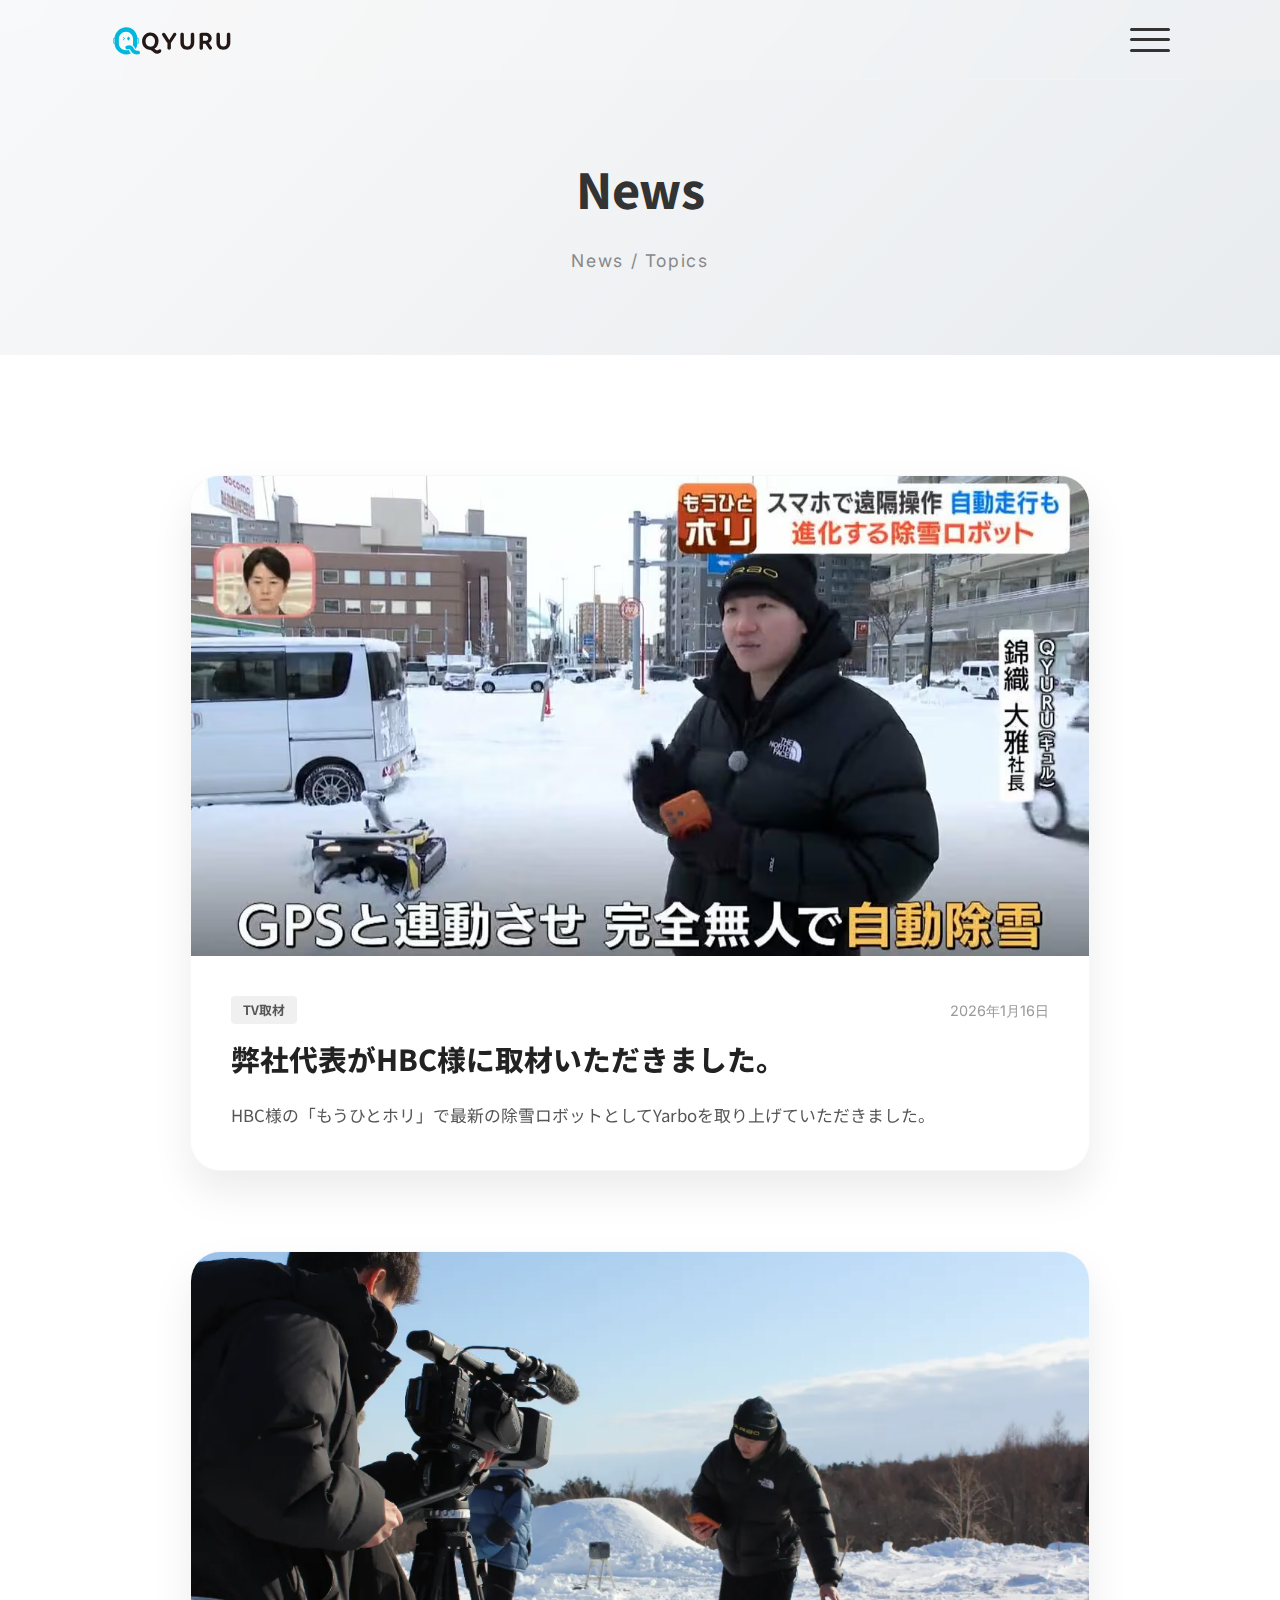
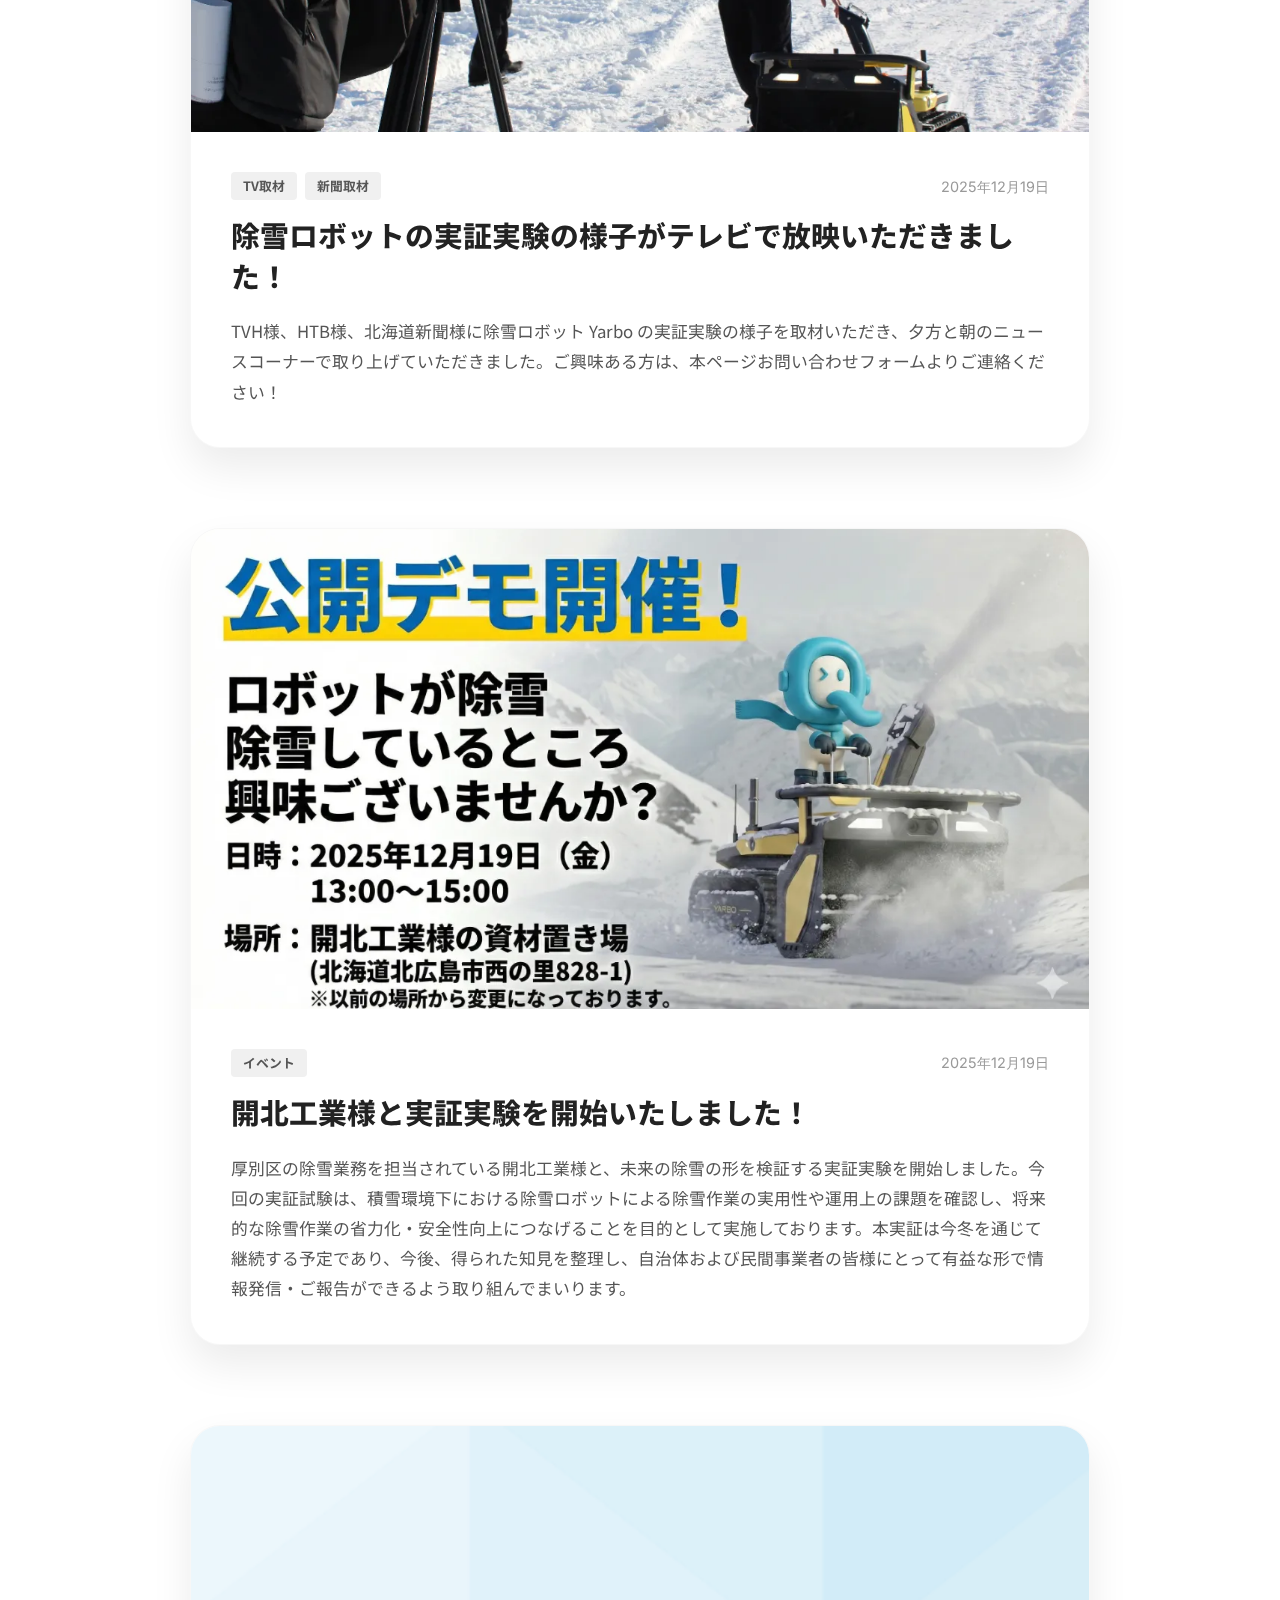
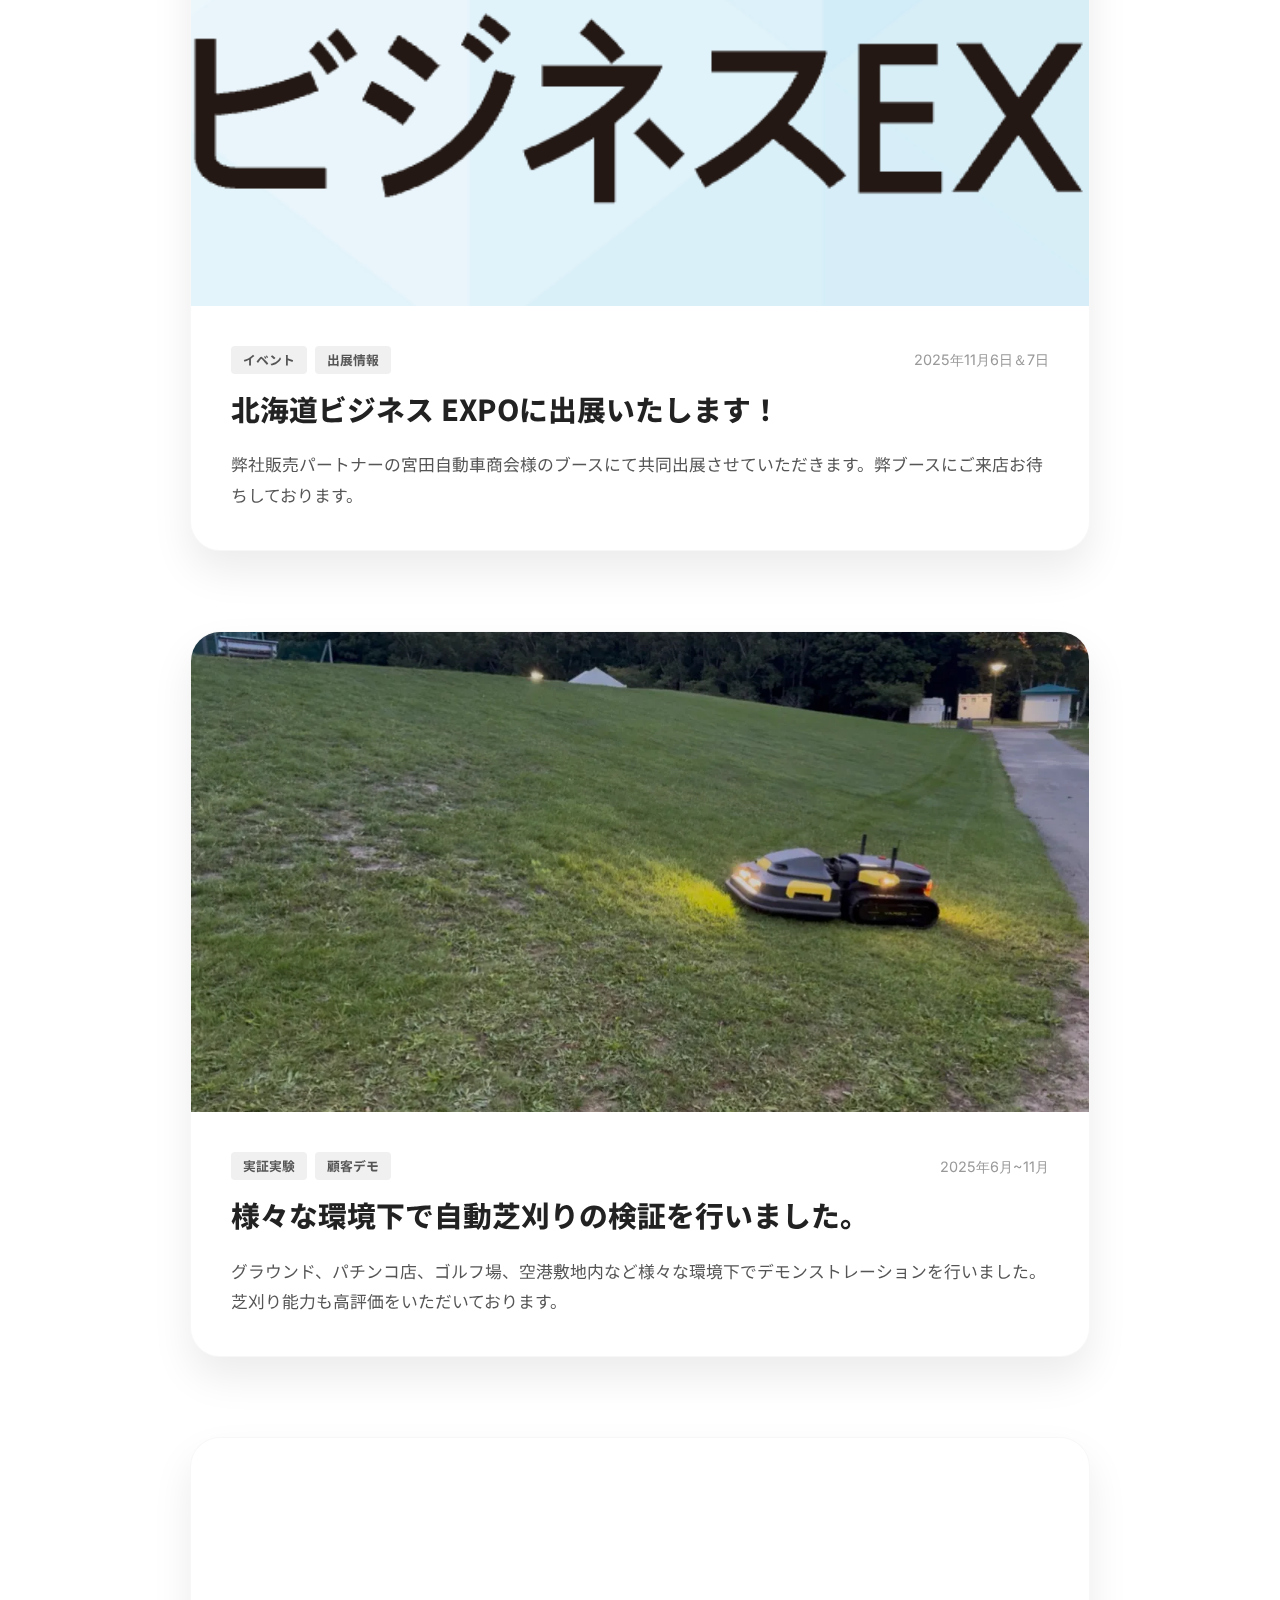
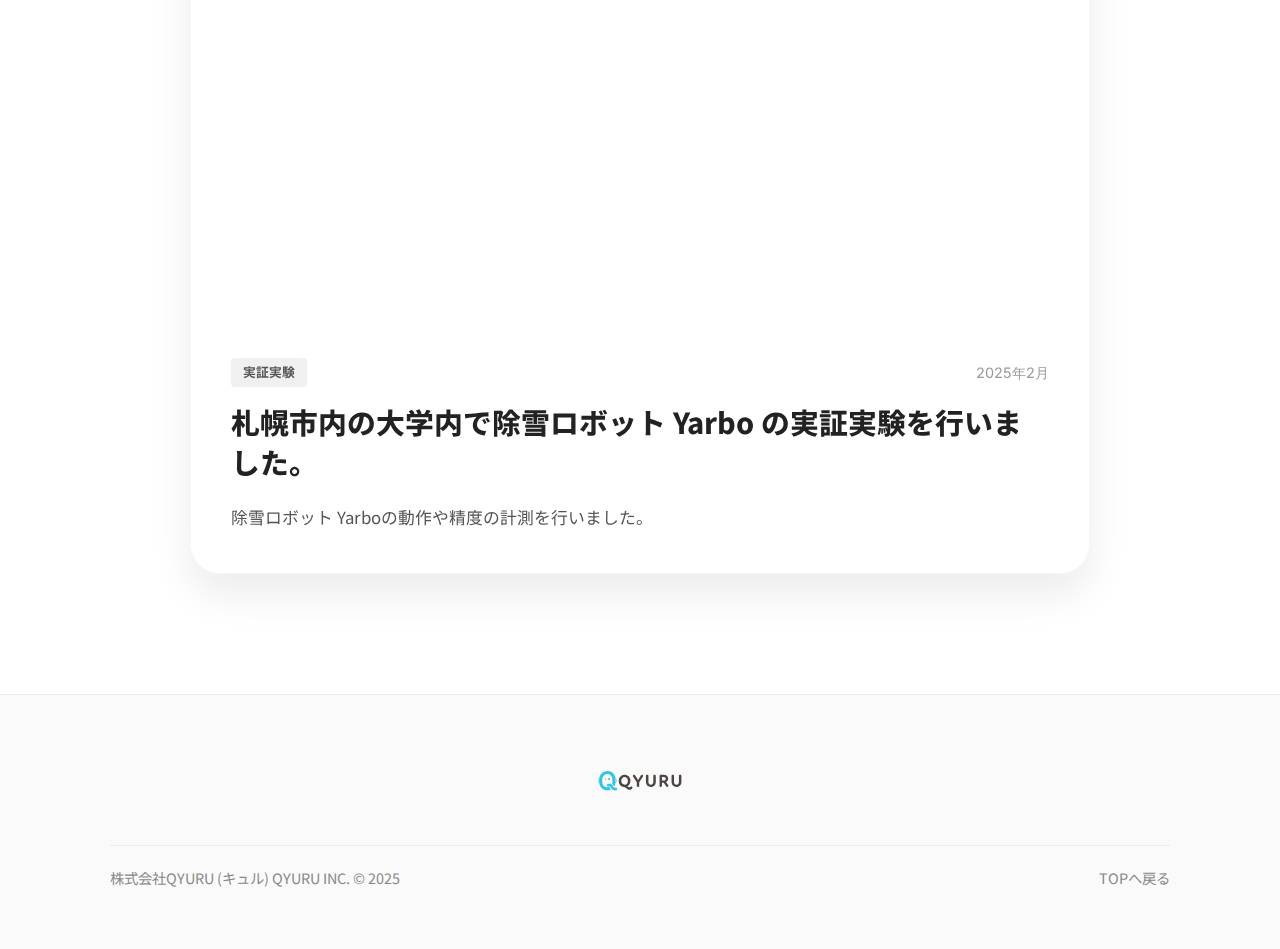
<file: news.html>
<!DOCTYPE html>
<html lang="ja">

<head>
    <meta charset="UTF-8">
    <meta name="viewport" content="width=device-width, initial-scale=1.0">
    <title>News | 株式会社QYURU</title>
</head>
<meta name="description" content="株式会社QYURUのニュースや最新情報をご紹介します。北海道札幌市で除雪ロボットYarboの販売、設置、メンテナンスを行っています。">
<link rel="canonical" href="https://qyuru.com/news.html">

<!-- Open Graph / Facebook -->
<meta property="og:type" content="article">
<meta property="og:url" content="https://qyuru.com/news.html">
<meta property="og:title" content="News | 株式会社QYURU">
<meta property="og:description" content="株式会社QYURUのニュースや最新情報をご紹介します。">
<meta property="og:image" content="https://qyuru.com/images/service2.webp">
<meta property="og:site_name" content="株式会社QYURU">
<meta property="og:locale" content="ja_JP">

<!-- Twitter -->
<meta property="twitter:card" content="summary_large_image">
<meta property="twitter:url" content="https://qyuru.com/news.html">
<meta property="twitter:title" content="News | 株式会社QYURU">
<meta property="twitter:description" content="株式会社QYURUのニュースや最新情報をご紹介します。">
<meta property="twitter:image" content="https://qyuru.com/images/service2.webp">

<link rel="preconnect" href="https://fonts.googleapis.com">
<link rel="preconnect" href="https://fonts.gstatic.com" crossorigin>
<link
    href="https://fonts.googleapis.com/css2?family=Inter:wght@400;700&family=Noto+Sans+JP:wght@400;500;700&display=swap"
    rel="stylesheet">
<link rel="stylesheet" href="style.css">
<link rel="icon" type="image/png" href="images/favicon.png">
<link rel="apple-touch-icon" href="images/favicon.png">

<!-- Structured Data -->
<script type="application/ld+json">
    {
      "@context": "https://schema.org",
      "@type": "BreadcrumbList",
      "itemListElement": [{
        "@type": "ListItem",
        "position": 1,
        "name": "ホーム",
        "item": "https://qyuru.com/"
      },{
        "@type": "ListItem",
        "position": 2,
        "name": "News",
        "item": "https://qyuru.com/news.html"
      }]
    }
    </script>
</head>

<body>
    <header class="site-header">
        <div class="header-container">
            <div class="logo">
                <a href="index.html">
                    <img src="images/logo.svg" alt="QYURU Logo">
                </a>
            </div>
            <nav class="main-nav">
                <ul>
                    <li><a href="index.html#service">事業内容</a></li>
                    <li><a href="news.html">News</a></li>
                    <li><a href="https://yarbo.qyuru.com/snowblower" target="_blank">Yarboについて</a></li>
                    <li><a href="index.html#company">会社概要</a></li>
                    <li><a href="index.html#news">お知らせ</a></li>
                </ul>
                <a href="https://docs.google.com/forms/d/e/1FAIpQLSfMzpwWLUmkdpOeObKZB9-DPPhQvwVJ5RtFnVwFE-OpueKQVQ/viewform?usp=dialog"
                    class="btn-contact" target="_blank">お問い合わせ</a>
            </nav>
            <div class="mobile-menu-toggle">
                <span></span>
                <span></span>
                <span></span>
            </div>
        </div>
    </header>

    <main>
        <section class="page-header">
            <div class="container">
                <h1 class="page-title">News</h1>
                <p class="page-subtitle">News / Topics</p>
            </div>
        </section>

        <section class="section">
            <div class="container">
                <div id="news-page-container" class="achievements-grid">
                    <!-- Dynamic Content Loaded via JS -->
                </div>
            </div>
        </section>
    </main>

    <footer class="site-footer">
        <div class="container footer-container">
            <div class="footer-logo">
                <a href="index.html">
                    <img src="images/logo.svg" alt="QYURU Logo" loading="lazy">
                </a>
            </div>
            <div class="footer-bottom">
                <p class="copyright">株式会社QYURU (キュル) QYURU INC. © 2025</p>
                <div class="footer-links">
                    <a href="index.html">TOPへ戻る</a>
                </div>
            </div>
        </div>
    </footer>

    <script src="news_data.js"></script>
    <script src="script.js"></script>
</body>

</html>
</file>
<file: style.css>
:root {
    --text-color: #333333;
    --bg-color: #ffffff;
    --accent-gradient: linear-gradient(45deg, rgba(25, 192, 215, 0.9), rgb(87, 240, 208));
    --font-main: 'Noto Sans JP', 'Inter', sans-serif;
    --max-width: 1100px;
    --header-height: 80px;
}

* {
    margin: 0;
    padding: 0;
    box-sizing: border-box;
}

html {
    scroll-behavior: smooth;
}

body {
    font-family: var(--font-main);
    color: var(--text-color);
    background-color: var(--bg-color);
    line-height: 1.6;
    -webkit-font-smoothing: antialiased;
}

img {
    max-width: 100%;
    height: auto;
    display: block;
}

a {
    text-decoration: none;
    color: inherit;
    transition: opacity 0.3s ease;
}

a:hover {
    opacity: 0.7;
}

ul {
    list-style: none;
}

.container {
    max-width: var(--max-width);
    margin: 0 auto;
    padding: 0 20px;
}

/* Background Animations */
.background-animation-container {
    position: fixed;
    top: 0;
    left: 0;
    width: 100vw;
    height: 100vh;
    z-index: -1;
    /* Place behind everything */
    pointer-events: none;
    /* Let clicks pass through */
    overflow: hidden;
}

.lottie-wrapper {
    position: absolute;
    /* Ensure sizing handles the player correctly */
    display: flex;
    justify-content: center;
    align-items: center;
}

/* Force lottie player to take full space of wrapper */
dotlottie-player {
    width: 100%;
    height: 100%;
}

.top-left {
    width: 1000px;
    height: 1000px;
    top: 0;
    left: 0;
    transform: translate(-30%, -40%);
    /* Adjust based on look */
}

.bottom-right {
    width: 1400px;
    /* Slightly larger as in original */
    height: 1000px;
    bottom: 0;
    right: 0;
    transform: translate(20%, 20%);
}

/* Header */
.site-header {
    position: fixed;
    top: 0;
    left: 0;
    width: 100%;
    height: var(--header-height);
    background-color: rgba(255, 255, 255, 0.1);
    backdrop-filter: blur(20px);
    -webkit-backdrop-filter: blur(20px);
    z-index: 1000;
    display: flex;
    align-items: center;
    border-bottom: 1px solid rgba(255, 255, 255, 0.1);
}

.header-container {
    width: 100%;
    max-width: var(--max-width);
    margin: 0 auto;
    padding: 0 20px;
    display: flex;
    justify-content: space-between;
    align-items: center;
}

.logo img {
    height: 70px;
    /* Increased size */
}

.logo {
    z-index: 1001;
}

/* Main Nav - Full Screen Overlay for ALL devices */
.main-nav {
    position: fixed;
    top: 0;
    left: 0;
    width: 100%;
    height: 100vh;
    background: rgba(255, 255, 255, 0.95);
    display: flex;
    flex-direction: column;
    justify-content: center;
    align-items: center;
    gap: 40px;
    transform: translateY(-100%);
    /* Slide form top or right? Let's do top fade */
    opacity: 0;
    visibility: hidden;
    transition: all 0.5s cubic-bezier(0.16, 1, 0.3, 1);
    z-index: 999;
}

.main-nav.active {
    transform: translateY(0);
    opacity: 1;
    visibility: visible;
}

.main-nav ul {
    display: flex;
    flex-direction: column;
    gap: 30px;
    align-items: center;
}

.main-nav a {
    font-size: 2rem;
    /* Big menu items */
    font-weight: 700;
    color: #333;
    position: relative;
    overflow: hidden;
}

.main-nav a::after {
    content: '';
    position: absolute;
    bottom: 0;
    left: 0;
    width: 0;
    height: 2px;
    background: var(--accent-gradient);
    transition: width 0.3s ease;
}

.main-nav a:hover::after {
    width: 100%;
}

.btn-contact {
    display: inline-block;
    padding: 16px 40px;
    background: var(--accent-gradient);
    color: #fff !important;
    /* Override generic link color */
    border-radius: 50px;
    font-weight: 700;
    font-size: 1.2rem;
    transition: transform 0.2s ease, box-shadow 0.2s ease;
}

.btn-contact:hover {
    opacity: 1;
    transform: scale(1.05);
    box-shadow: 0 10px 30px rgba(25, 192, 215, 0.4);
}

/* Hamburger - Visible on ALL devices */
.mobile-menu-toggle {
    display: flex;
    flex-direction: column;
    justify-content: space-between;
    width: 40px;
    height: 24px;
    /* Expanded height for easier clicking */
    z-index: 1001;
    cursor: pointer;
    transition: transform 0.3s ease;
}

.mobile-menu-toggle span {
    display: block;
    width: 100%;
    height: 3px;
    background: #333;
    border-radius: 3px;
    transition: all 0.3s cubic-bezier(0.16, 1, 0.3, 1);
    transform-origin: left;
}

.mobile-menu-toggle.active span:nth-child(1) {
    transform: rotate(45deg) translate(0px, -2px);
}

.mobile-menu-toggle.active span:nth-child(2) {
    opacity: 0;
    transform: scale(0);
}

.mobile-menu-toggle.active span:nth-child(3) {
    transform: rotate(-45deg) translate(0px, 2px);
}

/* Hero Section */
.hero {
    height: 100vh;
    min-height: 700px;
    display: flex;
    align-items: center;
    justify-content: center;
    position: relative;
    padding-top: var(--header-height);
    background: transparent;
    overflow: hidden;
}

/* Hero Section */
.hero {
    min-height: 80vh;
    display: flex;
    align-items: center;
    position: relative;
    padding-top: var(--header-height);
    background: transparent;
    overflow: hidden;
}

.hero-content {
    max-width: var(--max-width);
    width: 100%;
    margin: 0 auto;
    padding: 0 20px;
    z-index: 10;
    text-align: left;
    position: relative;
}

/* Vision Label */
.hero-label {
    display: flex;
    align-items: center;
    gap: 8px;
    margin-bottom: 24px;
    font-family: 'Inter', sans-serif;
    font-weight: 500;
    font-size: 1rem;
    color: #333;
    letter-spacing: 0.05em;
}

.hero-label .dot {
    width: 8px;
    height: 8px;
    background-color: #19c0d7;
    border-radius: 50%;
}

/* Hero Title */
.hero-title {
    font-size: 3rem;
    /* Reduced size as requested */
    font-weight: 800;
    /* Robust but not super heavy */
    line-height: 1.5;
    letter-spacing: 0.02em;
    margin-bottom: 24px;
    color: #000;
}

/* Hero Subtitle */
.hero-subtitle {
    font-size: 1rem;
    font-weight: 500;
    color: #888;
    font-family: 'Inter', sans-serif;
    letter-spacing: 0.05em;
}

/* Background Shapes */
.hero-bg-shapes {
    position: absolute;
    top: 0;
    left: 0;
    width: 100%;
    height: 100%;
    z-index: 1;
    pointer-events: none;
}

/* Left Shape (Solid Blue Curve) */
.hero-shape-left {
    position: absolute;
    top: 0;
    left: 0;
    width: 35vw;
    height: 40vh;
    background: #2dbce0;
    /* Fallback */
    background: linear-gradient(135deg, #2DBCE0 0%, #19C0D7 100%);
    border-bottom-right-radius: 100%;
    transform: translate(-10%, -10%);
}

/* Right Shapes (The Arc) */
/* We simulate the arc with two elements or a large border ring */
.hero-shape-right-top {
    position: absolute;
    top: -10vh;
    right: 5vw;
    width: 50vw;
    height: 50vw;
    border-radius: 50%;
    border: 120px solid transparent;
    border-top-color: #2DBCE0;
    /* Gradient simulation via colors */
    border-right-color: #57F0D0;
    transform: rotate(45deg);
    opacity: 0.9;
}

/* Because CSS borders can't do gradients along the path easily, we use a conic gradient mask or just simpler solid colors if acceptable. 
   The image shows a gradient arc. 
   Let's try a simpler approach for the arc: a pseudo element with a gradient background and a mask.
*/

.hero-shape-right-top {
    /* Reset from border approach to gradients */
    border: none;
    top: 5%;
    right: -5%;
    width: 45vw;
    height: 45vw;
    border-radius: 50%;

    /* Create the ring effect */
    background: conic-gradient(from 45deg, #19c0d7, #57F0D0, transparent 60%);

    /* Cut out the middle */
    -webkit-mask: radial-gradient(transparent 60%, black 61%);
    mask: radial-gradient(transparent 60%, black 61%);

    transform: rotate(0deg);
}

.hero-shape-right-bottom {
    position: absolute;
    bottom: -15vh;
    right: 15vw;
    width: 40vw;
    height: 40vw;
    border-radius: 50%;
    background: #2dcbe2;
    -webkit-mask: radial-gradient(transparent 60%, black 61%);
    mask: radial-gradient(transparent 60%, black 61%);
    opacity: 0.8;
}

/* Responsive */
@media (max-width: 1024px) {
    .hero-title {
        font-size: 2.5rem;
    }
}

@media (max-width: 768px) {
    .hero {
        align-items: center;
        justify-content: center;
    }

    .hero-content {
        text-align: left;
        padding-left: 30px;
    }

    .hero-title {
        font-size: 2rem;
    }

    .hero-shape-left {
        width: 60vw;
        height: 30vh;
    }

    .hero-shape-right-top {
        width: 80vw;
        height: 80vw;
        top: 10%;
        right: -30%;
    }
}

/* Sections General */
.section {
    padding: 120px 0;
    background: rgba(255, 255, 255, 0.85);
    backdrop-filter: blur(10px);
    -webkit-backdrop-filter: blur(10px);
}

#service,
#company,
#news {
    position: relative;
    z-index: 1;
}

.section-heading {
    font-size: 2.5rem;
    font-weight: 800;
    text-align: center;
    margin-bottom: 80px;
    font-family: 'Inter', sans-serif;
    letter-spacing: 0.05em;
    position: relative;
    display: inline-block;
    left: 50%;
    transform: translateX(-50%);
}

.section-heading::after {
    content: '';
    display: block;
    width: 60px;
    height: 4px;
    background: var(--accent-gradient);
    margin: 20px auto 0;
    border-radius: 2px;
}

.section-intro {
    text-align: center;
    margin-bottom: 80px;
    font-size: 1.2rem;
    line-height: 2;
    max-width: 800px;
    margin-left: auto;
    margin-right: auto;
    color: #555;
}

/* Service List */
.service-list {
    display: flex;
    flex-direction: column;
    gap: 120px;
}

.service-item {
    display: flex;
    align-items: center;
    justify-content: space-between;
    gap: 80px;
}

.service-item.reverse {
    flex-direction: row-reverse;
}

.service-image {
    flex: 1;
    border-radius: 30px;
    overflow: hidden;
    box-shadow: 0 30px 60px rgba(0, 0, 0, 0.1);
    transition: transform 0.3s ease;
}

.service-image:hover {
    transform: translateY(-10px);
}

.service-content {
    flex: 1;
}

.service-subtitle {
    display: inline-block;
    color: #19c0d7;
    font-weight: 700;
    margin-bottom: 20px;
    font-size: 1rem;
    letter-spacing: 0.2em;
    text-transform: uppercase;
}

.service-title {
    font-size: 2.5rem;
    font-weight: 800;
    margin-bottom: 30px;
    line-height: 1.3;
    color: #222;
}

.service-description {
    color: #666;
    line-height: 1.9;
    font-size: 1.05rem;
}

/* Company Section */
.company-table {
    border-top: 1px solid rgba(0, 0, 0, 0.1);
    max-width: 800px;
    margin: 0 auto;
}

.company-row {
    display: flex;
    border-bottom: 1px solid rgba(0, 0, 0, 0.1);
    padding: 25px 0;
}

.company-row dt {
    width: 30%;
    font-weight: 700;
    color: #333;
}

.company-row dd {
    width: 70%;
    color: #555;
}

/* News Section */
.news-list {
    max-width: 800px;
    margin: 0 auto;
}

.news-item {
    display: flex;
    gap: 40px;
    padding: 30px 0;
    border-bottom: 1px solid rgba(0, 0, 0, 0.1);
    transition: background-color 0.3s ease;
}

.news-item:hover {
    background-color: rgba(0, 0, 0, 0.02);
}

.news-date {
    font-family: 'Inter', sans-serif;
    color: #888;
    min-width: 120px;
    font-weight: 500;
}

.news-title {
    font-weight: 500;
    font-size: 1.1rem;
}

/* Contact Section */
.contact-cta {
    margin-top: 60px;
}

.btn-primary {
    display: inline-block;
    padding: 20px 60px;
    background: var(--accent-gradient);
    color: #fff;
    border-radius: 60px;
    font-weight: 700;
    font-size: 1.2rem;
    transition: transform 0.3s ease, box-shadow 0.3s ease;
    letter-spacing: 0.05em;
}

.btn-primary:hover {
    transform: translateY(-5px);
    box-shadow: 0 15px 40px rgba(25, 192, 215, 0.4);
}

/* Footer */
.site-footer {
    padding: 60px 0;
    border-top: 1px solid rgba(0, 0, 0, 0.05);
    font-size: 0.9rem;
    color: #888;
    background: #fafafa;
}

.footer-container {
    display: flex;
    flex-direction: column;
    align-items: center;
    gap: 40px;
}

.footer-logo img {
    height: 50px;
    opacity: 0.8;
    transition: opacity 0.3s ease;
}

.footer-logo img:hover {
    opacity: 1;
}

.footer-bottom {
    width: 100%;
    display: flex;
    justify-content: space-between;
    align-items: center;
    border-top: 1px solid rgba(0, 0, 0, 0.05);
    /* Optional separator */
    padding-top: 20px;
}

/* Responsive */

/* Achievements Page Styles */
.page-header {
    padding: 150px 0 80px;
    background: linear-gradient(135deg, #f8f9fa 0%, #e9ecef 100%);
    text-align: center;
}

.page-title {
    font-size: 3rem;
    font-weight: 800;
    margin-bottom: 20px;
    color: #333;
}

.page-subtitle {
    font-family: 'Inter', sans-serif;
    color: #888;
    letter-spacing: 0.1em;
    font-size: 1.1rem;
}

.achievements-grid {
    display: flex;
    flex-direction: column;
    gap: 80px;
    max-width: 900px;
    margin: 0 auto;
}

.achievement-card {
    background: #fff;
    border-radius: 30px;
    overflow: hidden;
    box-shadow: 0 20px 40px rgba(0, 0, 0, 0.08);
    /* Stronger shadow */
    transition: transform 0.4s cubic-bezier(0.165, 0.84, 0.44, 1), box-shadow 0.4s cubic-bezier(0.165, 0.84, 0.44, 1);
    border: 1px solid rgba(0, 0, 0, 0.03);
    position: relative;
    /* Make the whole card clickable implies an anchor tag wrapper, or we just style the article */
    cursor: pointer;
}

.achievement-card:hover {
    transform: translateY(-8px);
    box-shadow: 0 30px 60px rgba(25, 192, 215, 0.15);
    /* Tint of connection/logo color */
}

/* Ensure images in cards fill the space */
.card-image img {
    width: 100%;
    height: 480px;
    /* Much taller image */
    object-fit: cover;
    transition: transform 0.6s ease;
}

.achievement-card:hover .card-image img {
    transform: scale(1.03);
}

.card-image {
    position: relative;
    overflow: hidden;
}

.card-content {
    padding: 40px;
}

.card-tags {
    display: flex;
    justify-content: space-between;
    align-items: center;
    margin-bottom: 15px;
    font-size: 0.9rem;
}

.tag {
    background: #f0f0f0;
    padding: 4px 12px;
    border-radius: 4px;
    color: #555;
    font-weight: 700;
    font-size: 0.8rem;
}

.card-tags time {
    color: #999;
    font-family: 'Inter', sans-serif;
}

.card-title {
    font-size: 1.8rem;
    /* Larger title */
    font-weight: 800;
    margin-bottom: 20px;
    line-height: 1.4;
    color: #222;
}

.card-description {
    color: #555;
    font-size: 1.05rem;
    line-height: 1.8;
}

/* Link overlay tailored for the card */
.card-link-overlay {
    position: absolute;
    top: 0;
    left: 0;
    width: 100%;
    height: 100%;
    z-index: 10;
    text-indent: -9999px;
}

/* --- New Index Styles --- */

/* Service Section (List View) */
.section-header-left {
    margin-bottom: 60px;
    text-align: left;
    border-left: 6px solid #19c0d7;
    padding-left: 20px;
}

.section-label {
    display: block;
    font-size: 1.2rem;
    font-weight: 700;
    color: #19c0d7;
    text-transform: uppercase;
    letter-spacing: 0.1em;
    margin-bottom: 10px;
    font-family: 'Inter', sans-serif;
}

.section-description {
    font-size: 1.5rem;
    font-weight: 700;
    line-height: 1.5;
}

/* Yarbo Promo Section */
.yarbo-promo-section {
    background: linear-gradient(135deg, #f0fdfd 0%, #e6f7ff 100%);
    text-align: center;
    position: relative;
    overflow: hidden;
}

/* Add a subtle decorative element */
.yarbo-promo-section::before {
    content: '';
    position: absolute;
    top: -50px;
    right: -50px;
    width: 300px;
    height: 300px;
    background: radial-gradient(circle, rgba(25, 192, 215, 0.1) 0%, transparent 70%);
    border-radius: 50%;
    z-index: 0;
}

.yarbo-promo-content {
    position: relative;
    z-index: 1;
    max-width: 800px;
    margin: 0 auto;
    padding: 20px;
}

.yarbo-promo-title {
    font-size: 2.5rem;
    font-weight: 800;
    margin-bottom: 24px;
    color: #222;
    line-height: 1.4;
}

.yarbo-promo-text {
    font-size: 1.1rem;
    color: #555;
    margin-bottom: 40px;
    line-height: 1.8;
}

.btn-yarbo {
    display: inline-flex;
    align-items: center;
    gap: 12px;
    padding: 20px 50px;
    background: #19c0d7;
    /* Use brand color directly for strong contrast */
    color: #fff;
    font-weight: 800;
    font-size: 1.2rem;
    border-radius: 50px;
    box-shadow: 0 10px 25px rgba(25, 192, 215, 0.4);
    transition: all 0.3s ease;
}

.btn-yarbo:hover {
    transform: translateY(-5px) scale(1.02);
    box-shadow: 0 20px 40px rgba(25, 192, 215, 0.5);
    background: #15a0b3;
}

.btn-yarbo .arrow {
    transition: transform 0.3s ease;
}

.btn-yarbo:hover .arrow {
    transform: translateX(5px);
}

.service-list-compact {
    display: flex;
    flex-direction: column;
}

.service-row {
    display: flex;
    gap: 40px;
    padding: 40px 0;
    border-bottom: 1px solid #eee;
    align-items: center;
    transition: background-color 0.3s ease;
}

.service-row:first-child {
    border-top: 1px solid #eee;
}

.service-row:hover {
    background-color: rgba(249, 250, 251, 0.5);
}

.service-thumb {
    width: 240px;
    flex-shrink: 0;
    border-radius: 12px;
    overflow: hidden;
}

.service-thumb img {
    aspect-ratio: 16/9;
    object-fit: cover;
    width: 100%;
    height: 100%;
}

.service-info {
    flex: 1;
}

.service-cat {
    display: inline-block;
    font-size: 0.8rem;
    color: #19c0d7;
    border: 1px solid #19c0d7;
    padding: 4px 12px;
    border-radius: 50px;
    margin-bottom: 12px;
    font-weight: 500;
}

.service-name {
    font-size: 1.8rem;
    font-weight: 700;
    margin-bottom: 12px;
    color: #333;
}

.service-desc {
    color: #666;
    font-size: 1rem;
    line-height: 1.8;
}

/* Vision Section */
.vision-section {
    background-color: rgba(248, 251, 255, 0.85);
    /* Very subtle blue tint with transparency */
    position: relative;
    overflow: hidden;
    backdrop-filter: blur(10px);
    -webkit-backdrop-filter: blur(10px);
}

.vision-title {
    font-size: 3rem;
    font-weight: 800;
    margin-bottom: 60px;
    line-height: 1.4;
    text-align: left;
    max-width: 900px;
}

.vision-text-grid {
    display: grid;
    grid-template-columns: repeat(2, 1fr);
    gap: 60px;
}

.vision-item h3 {
    font-size: 1.5rem;
    font-family: 'Inter', sans-serif;
    color: #19c0d7;
    margin-bottom: 15px;
    border-bottom: 2px solid #ddd;
    padding-bottom: 10px;
    display: inline-block;
}

.vision-item p:nth-of-type(1) {
    font-weight: 700;
    font-size: 1.2rem;
    margin-bottom: 5px;
    font-family: 'Inter', sans-serif;
}

.vision-item p:nth-of-type(2) {
    color: #666;
    font-size: 1rem;
    line-height: 1.8;
}

/* News Section (Visual List) */
.news-list-visual {
    display: flex;
    flex-direction: column;
}

.news-row {
    display: flex;
    gap: 30px;
    padding: 30px 0;
    border-bottom: 1px solid #eee;
    align-items: flex-start;
}

.news-thumb {
    width: 180px;
    flex-shrink: 0;
    border-radius: 8px;
    overflow: hidden;
    background: #f0f0f0;
}

.placeholder-box {
    width: 100%;
    aspect-ratio: 4/3;
    display: flex;
    align-items: center;
    justify-content: center;
    background: #e9ecef;
    color: #adb5bd;
    font-size: 0.9rem;
    font-weight: 700;
}

.news-info {
    flex: 1;
}

.news-meta {
    display: flex;
    align-items: center;
    gap: 15px;
    margin-bottom: 10px;
}

.news-date {
    color: #999;
    font-family: 'Inter', sans-serif;
    font-size: 0.9rem;
}

.news-tag {
    background: #ff4757;
    color: #fff;
    font-size: 0.75rem;
    padding: 2px 8px;
    border-radius: 4px;
    font-weight: 700;
}

.news-headline {
    font-size: 1.2rem;
    font-weight: 700;
    margin-bottom: 10px;
    line-height: 1.5;
    transition: color 0.2s;
}

.news-row:hover .news-headline {
    color: #19c0d7;
}

.news-excerpt {
    font-size: 0.95rem;
    color: #777;
    line-height: 1.6;
}

.view-all-link {
    float: right;
    font-weight: 700;
    color: #19c0d7;
    font-family: 'Inter', sans-serif;
    font-size: 1rem;
    margin-top: -35px;
    /* Pull up to header line */
}

/* Profile Section */
.profile-layout {
    display: flex;
    gap: 60px;
    align-items: center;
    margin-top: 40px;
}

.profile-image {
    flex: 1;
    max-width: 400px;
}

.placeholder-portrait {
    width: 100%;
    border-radius: 20px;
    overflow: hidden;
    line-height: 0;
}

.profile-text {
    flex: 1.5;
}

.profile-role {
    display: block;
    color: #19c0d7;
    font-weight: 700;
    margin-bottom: 10px;
}

.profile-name {
    font-size: 2.5rem;
    font-weight: 700;
    margin-bottom: 30px;
    font-family: 'Noto Sans JP', sans-serif;
}

.profile-body p {
    margin-bottom: 20px;
    line-height: 2;
    color: #555;
}

.btn-profile-more {
    display: inline-block;
    margin-top: 20px;
    padding: 12px 30px;
    border: 2px solid #19c0d7;
    color: #19c0d7;
    border-radius: 50px;
    font-weight: 700;
    transition: all 0.3s;
    font-family: 'Inter', sans-serif;
}

.btn-profile-more:hover {
    background: #19c0d7;
    color: #fff;
}

/* Marquee Contact */
.marquee-contact {
    background: #19c0d7;
    /* Fallback */
    background: var(--accent-gradient);
    color: #fff;
    padding: 20px 0;
    overflow: hidden;
    position: relative;
    white-space: nowrap;
    margin-top: 100px;
}

.marquee-track {
    display: inline-flex;
    animation: marqueeScroll 20s linear infinite;
}

.marquee-content {
    font-size: 4rem;
    font-weight: 900;
    font-family: 'Inter', sans-serif;
    text-transform: uppercase;
    padding-right: 50px;
    -webkit-text-stroke: 1px rgba(255, 255, 255, 0.3);
    color: transparent;
    /* Outline effect */
    color: rgba(255, 255, 255, 0.2);
}

.marquee-link {
    position: absolute;
    top: 0;
    left: 0;
    width: 100%;
    height: 100%;
    z-index: 2;
}

@keyframes marqueeScroll {
    0% {
        transform: translateX(0);
    }

    100% {
        transform: translateX(-50%);
    }
}

.small-table {
    border-top: 2px solid #333;
}

.small-table .company-row {
    padding: 15px 0;
    border-bottom: 1px solid #ddd;
}

/* Enhanced Responsive Styles */
@media (max-width: 1024px) {
    .hero-title {
        font-size: 4rem;
    }

    .section-heading {
        font-size: 2.2rem;
    }
}

@media (max-width: 768px) {
    :root {
        --header-height: 70px;
        /* Smaller header on mobile */
    }

    .header-container {
        padding: 0 20px;
    }

    .logo img {
        height: 50px;
    }

    .hero-title {
        font-size: 2.8rem;
        padding: 0 10px;
    }

    .hero-subtitle {
        font-size: 1rem;
        padding: 8px 16px;
    }

    /* Service Section Mobile */
    .service-row {
        flex-direction: column;
        gap: 20px;
        align-items: flex-start;
    }

    .service-thumb {
        width: 100%;
        margin-bottom: 10px;
    }

    .section-description {
        font-size: 1.2rem;
    }

    /* Vision Section Mobile */
    .vision-title {
        font-size: 2rem;
        margin-bottom: 40px;
    }

    .vision-text-grid {
        grid-template-columns: 1fr;
        gap: 40px;
    }

    /* News Section Mobile */
    .news-row {
        flex-direction: column;
        gap: 15px;
    }

    .news-thumb {
        width: 100%;
    }

    .view-all-link {
        float: none;
        display: block;
        margin-top: 10px;
        margin-bottom: 20px;
    }

    /* Profile Section Mobile */
    .profile-layout {
        flex-direction: column;
        gap: 30px;
    }

    .profile-image {
        max-width: 100%;
        width: 100%;
    }

    .profile-name {
        font-size: 2rem;
    }

    /* Marquee Mobile */
    .marquee-content {
        font-size: 2.5rem;
    }

    /* General Layout */
    .section {
        padding: 80px 0;
    }

    .section-header-left {
        margin-bottom: 40px;
    }

    /* Company Table */
    .company-row {
        flex-direction: column;
        gap: 5px;
    }

    .company-row dt {
        width: 100%;
        margin-bottom: 5px;
    }

    .company-row dd {
        width: 100%;
    }

    /* Achievements Page Mobile */
    .page-title {
        font-size: 2.2rem;
    }

    .achievements-grid {
        grid-template-columns: 1fr;
        gap: 30px;
    }

    .btn-primary,
    .btn-contact {
        width: 100%;
        text-align: center;
        box-sizing: border-box;
    }
}

@media (max-width: 480px) {
    .hero-title {
        font-size: 2.2rem;
    }

    .vision-title {
        font-size: 1.8rem;
    }

    .service-name {
        font-size: 1.5rem;
    }

    .logo img {
        height: 40px;
    }
}
</file>
